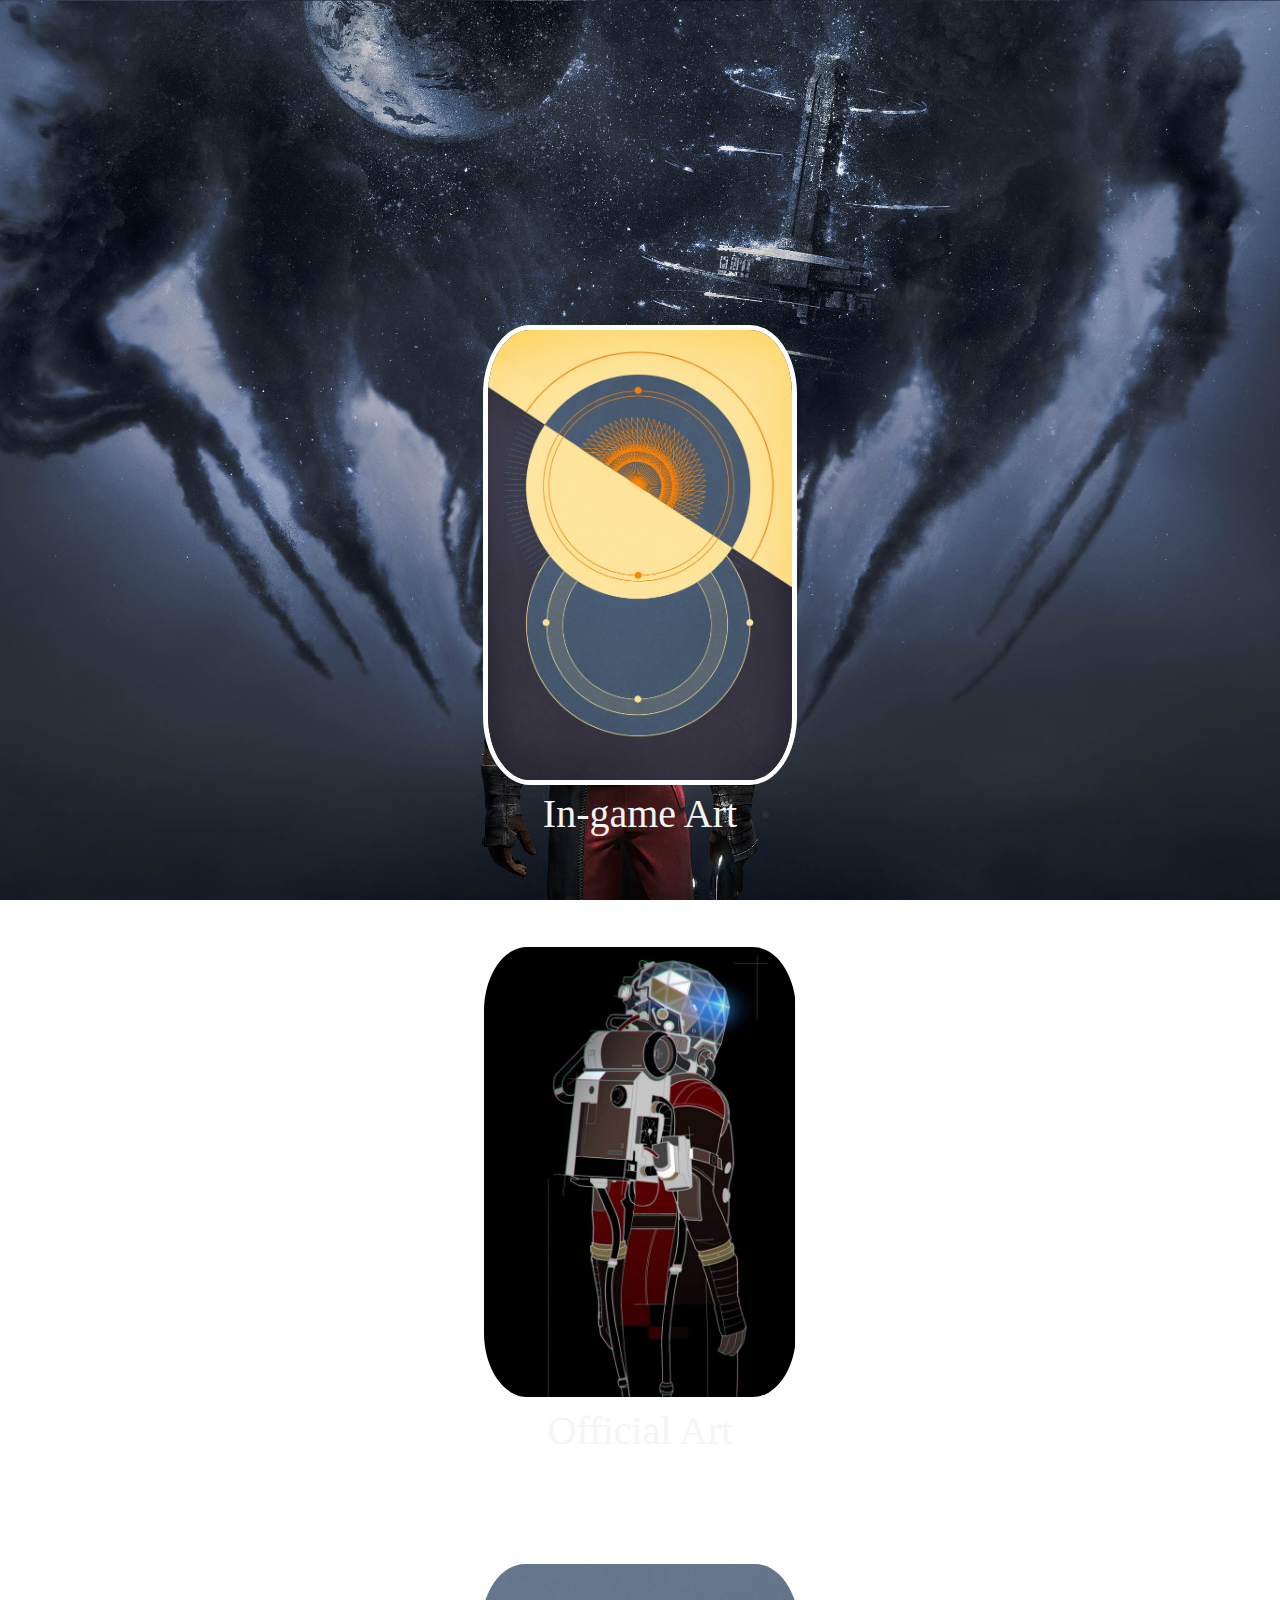
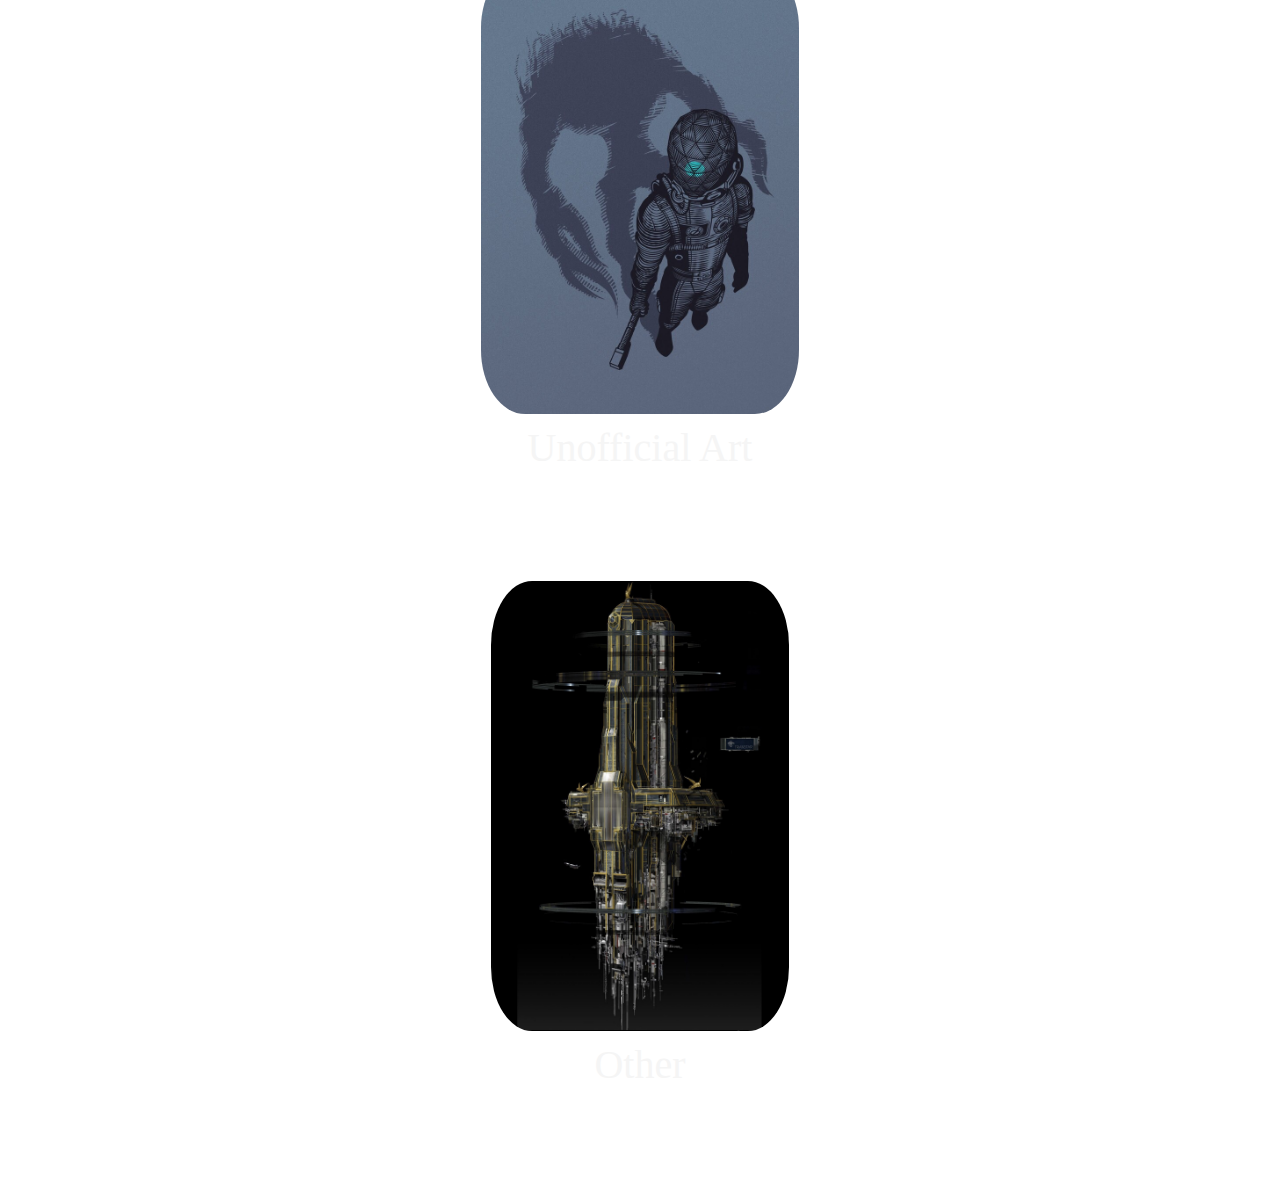
<file: index.html>
<!DOCTYPE html>
<html lang="ru">
  <head>
    <meta charset="UTF-8">
    <link rel="stylesheet" href="style.css">
    <title>Prey</title>
  </head>
    <body>
        <div class=empty></div>
    <nav>
        <figure class="sign">
        <a href="Other-pages/In-game_Art/index.html"><img class="art-list" src="img/ingame/art1-mini.jpg" height="450px"></a>
            <figcaption>In-game Art</figcaption>
        </figure>
        <figure class="sign">
        <a href="Other-pages/Official_Art/index.html"><img class="art-list" src="img/Concept_Art/1mini.jpg" height="450px"></a>
            <figcaption>Official Art</figcaption></figure>
         <figure class="sign">
        <a href="Other-pages/Unofficial_Art/index.html"><img class="art-list" src="img/Unofficial_Art/5.jpg" height="450px"></a>
            <figcaption>Unofficial Art</figcaption></figure> </figure>
        <figure class="sign">
        <a href="Other-pages/Other/index.html"><img class="art-list" src="img/Other/1.jpg" height="450px"></a>
             <figcaption>Other</figcaption> </figure>
    </nav>
  
  </body>
</html>
</file>
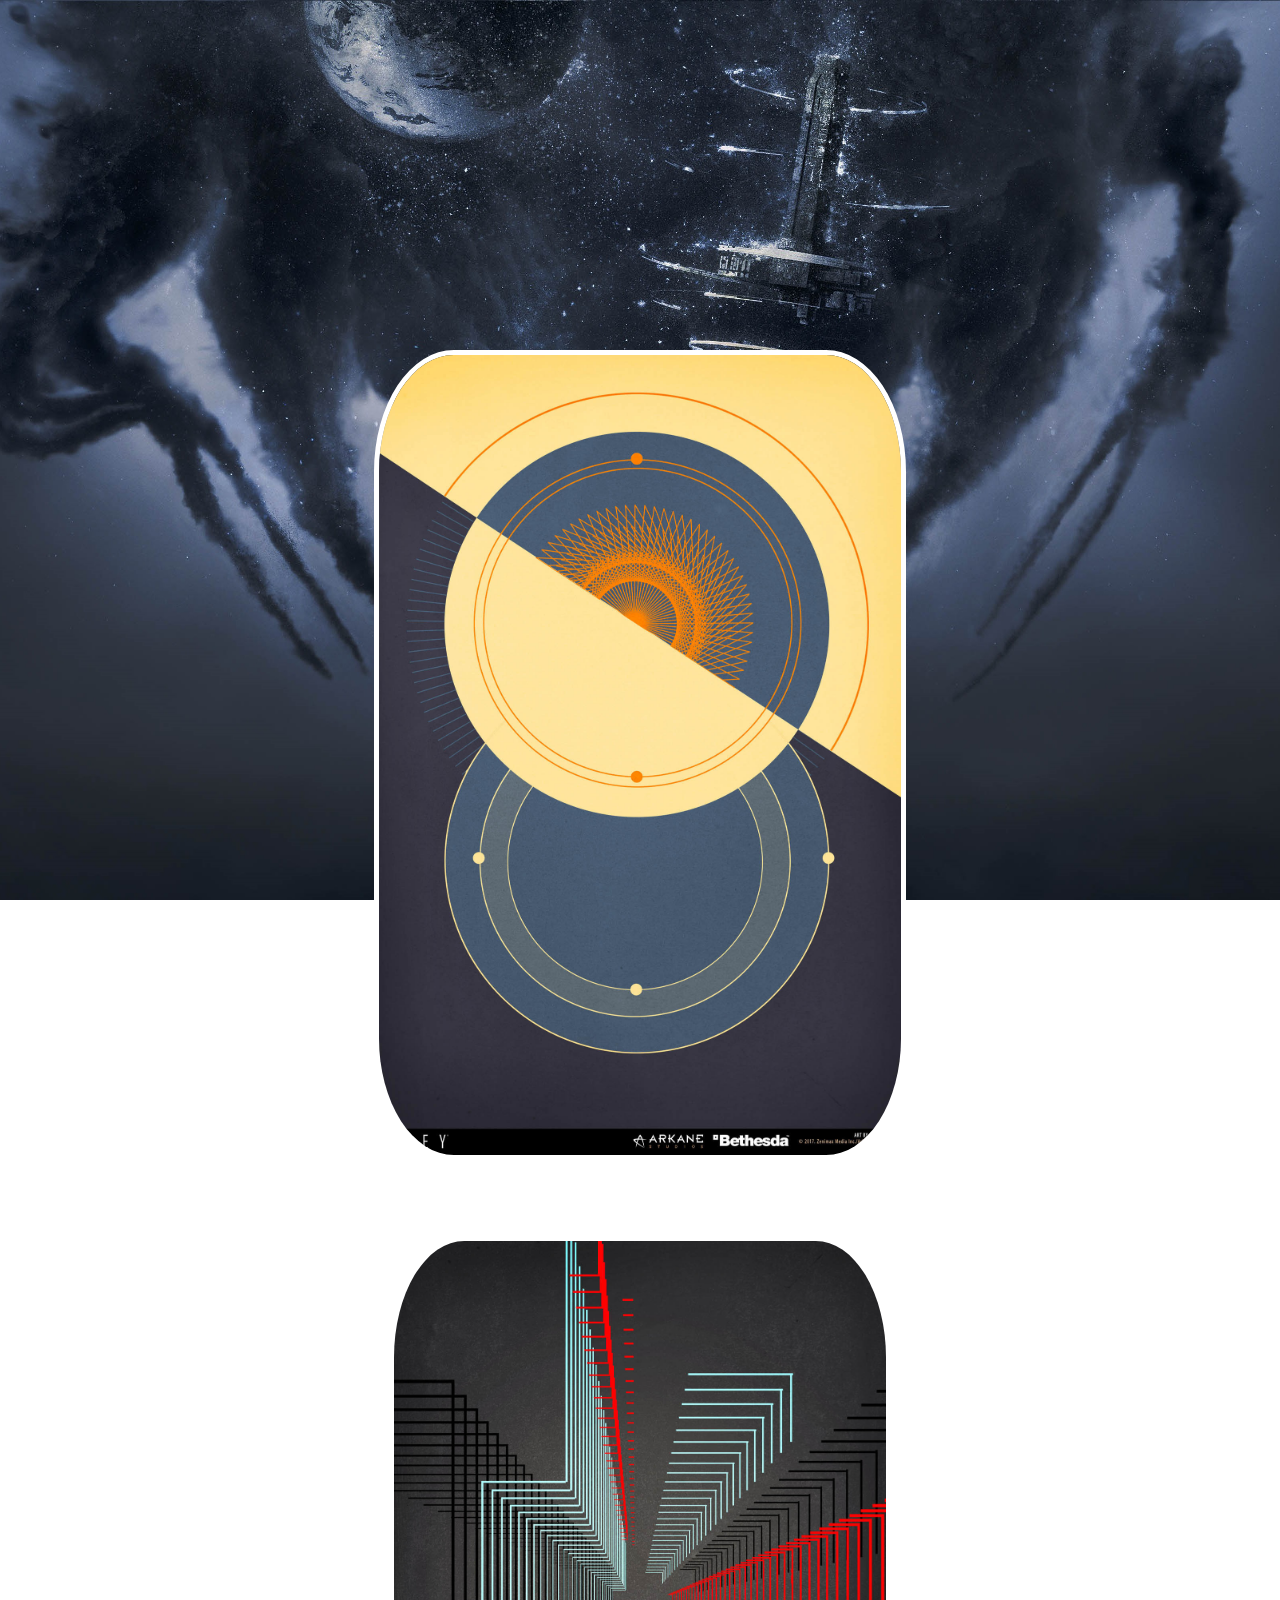
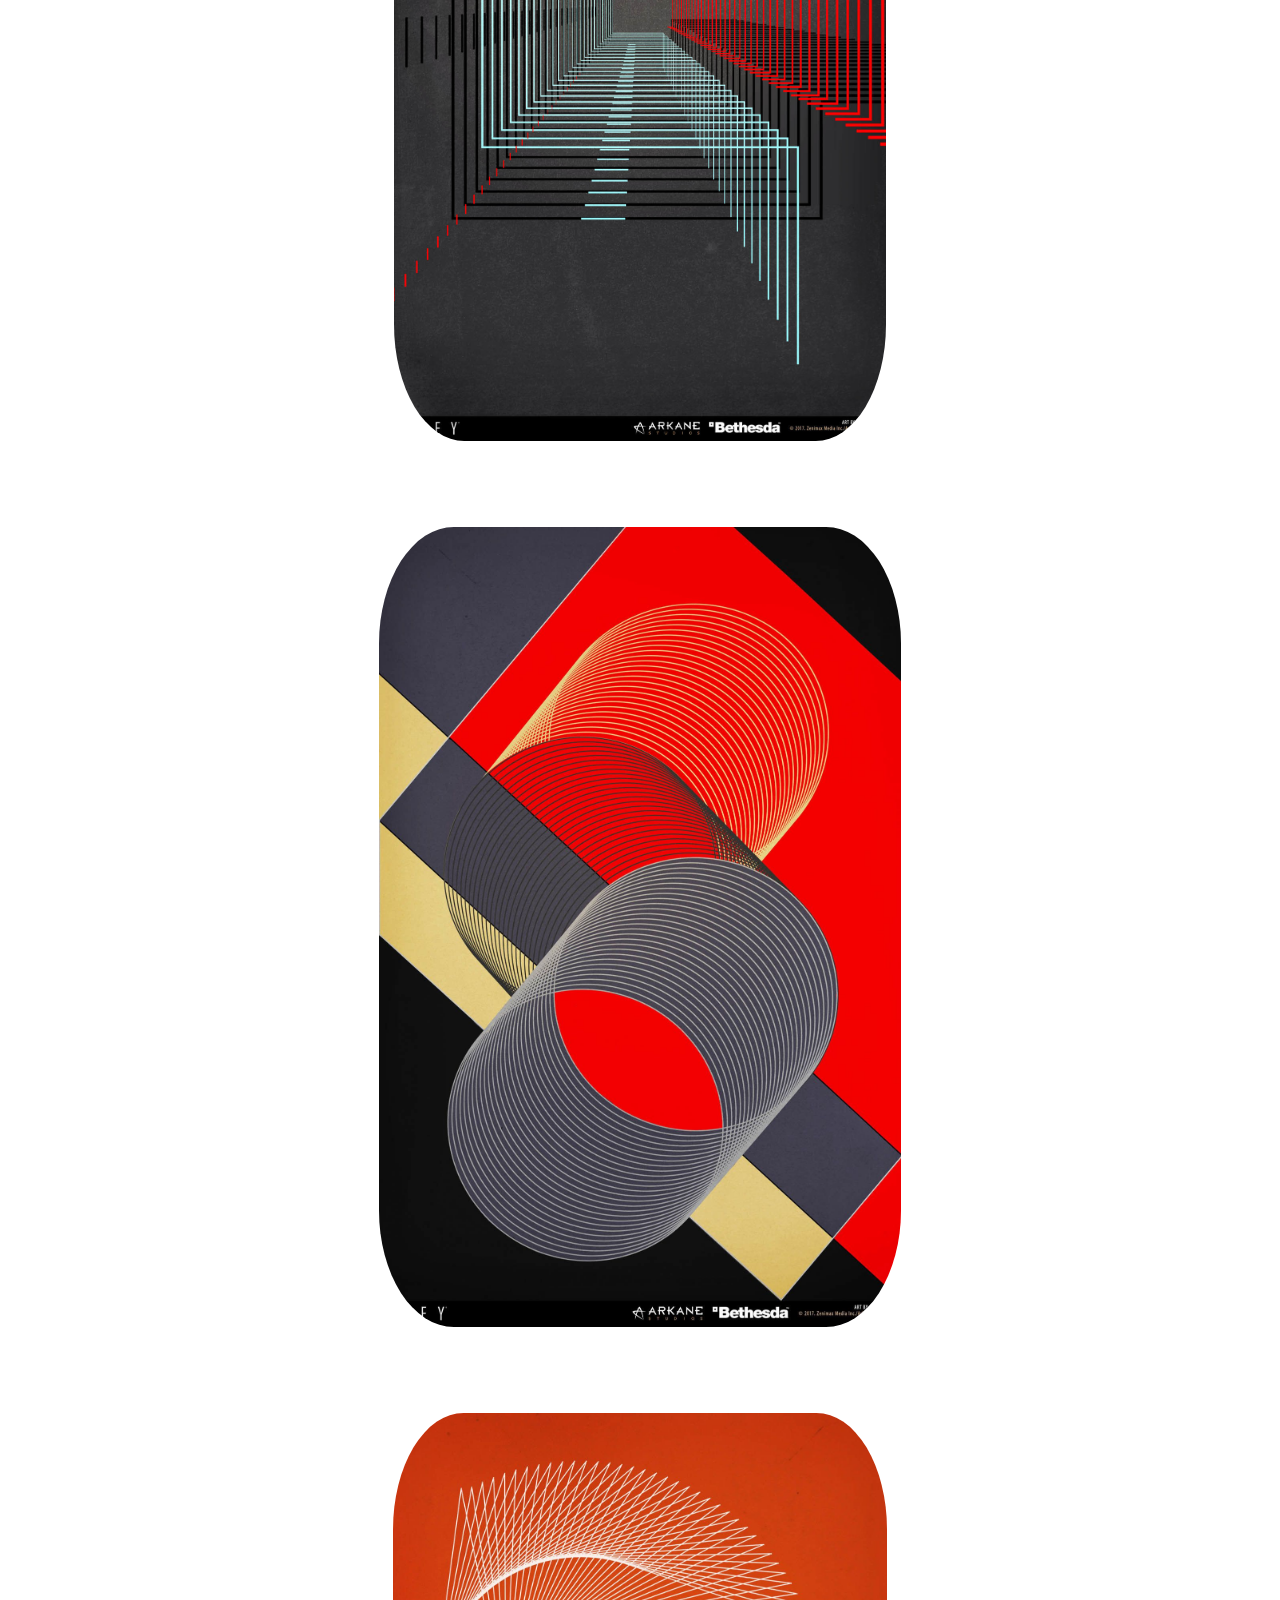
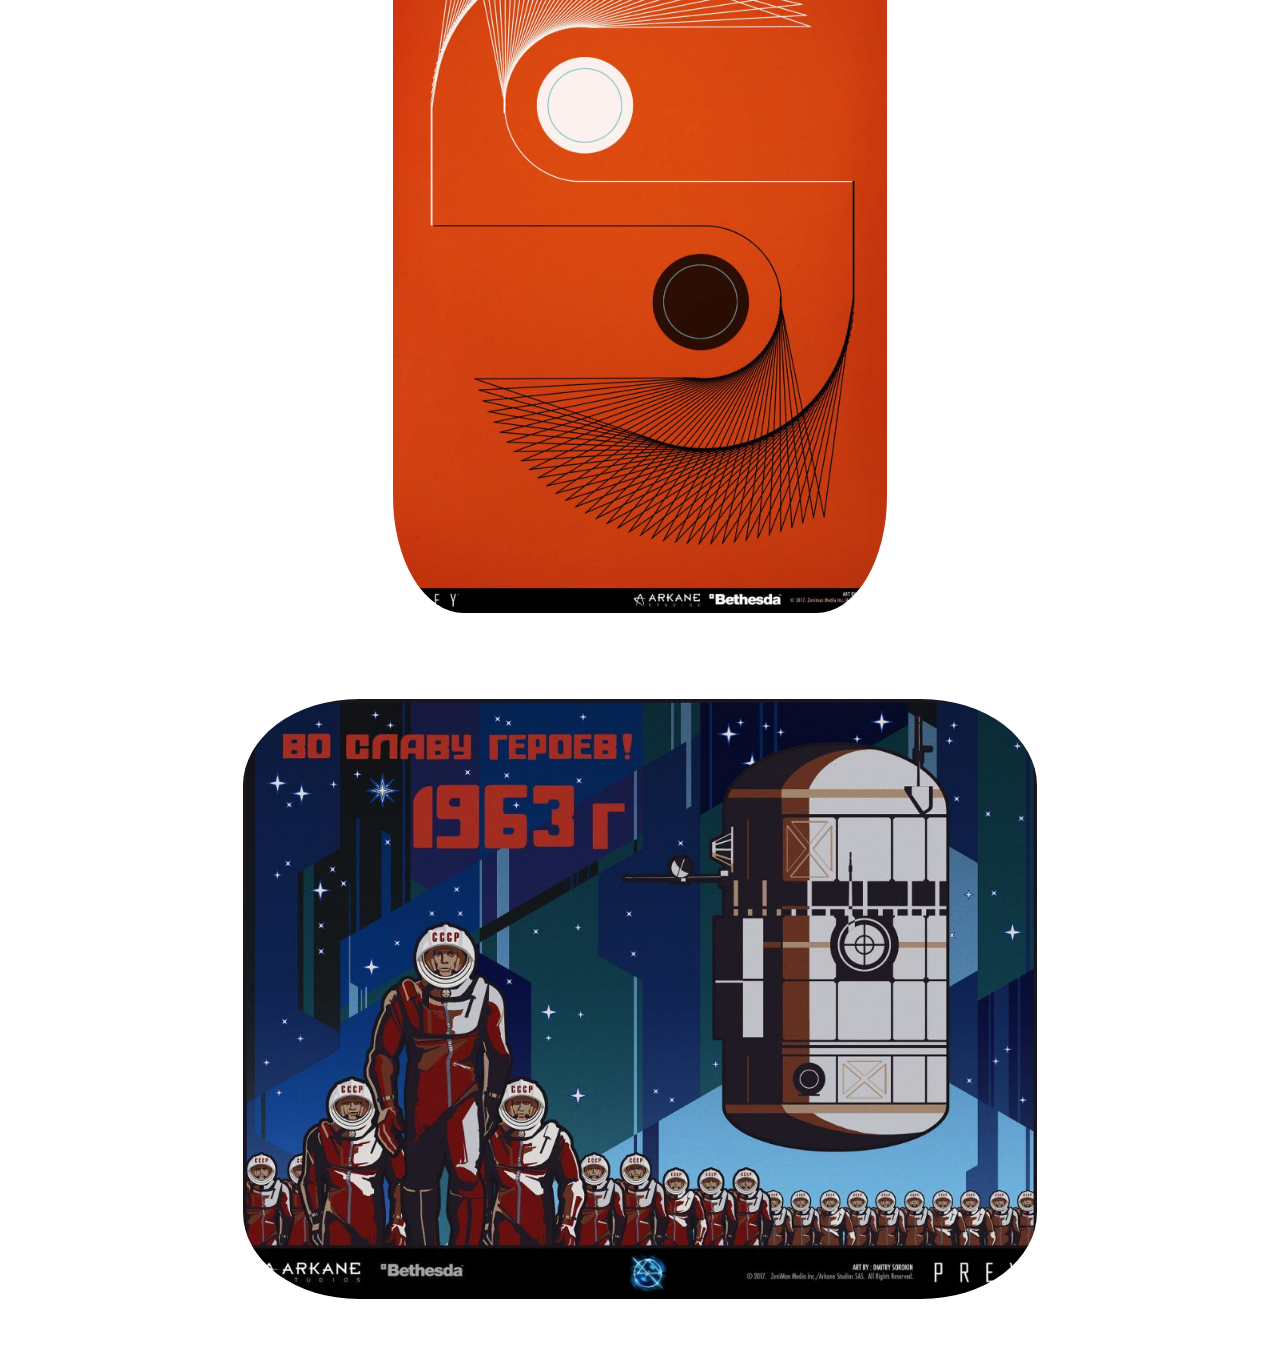
<file: Other-pages/In-game_Art/index.html>
<!DOCTYPE html>
<html lang="ru">
  <head>
    <meta charset="UTF-8">
    <link rel="stylesheet" href="style.css">
    <title>Prey</title>
  </head>
    <body>
        <div class=empty></div>
    <nav class="main-menu">
        <a href="img/art1.jpg"><img class="art-list" src="img/art1.jpg" height="800px"></a><p>
        <a href="img/art3.jpg"><img class="art-list" src="img/art3.jpg" height="800px"></a><p>
        <a href="img/art4.jpg"><img class="art-list" src="img/art4.jpg" height="800px"></a><p>
        <a href="img/art5.jpg"><img class="art-list" src="img/art5.jpg" height="800px"></a><p>
        <a href="img/art6.jpg"><img class="art-list" src="img/art6.jpg" height="600px"></a><p>
    </nav>
  
  </body>
</html>
</file>
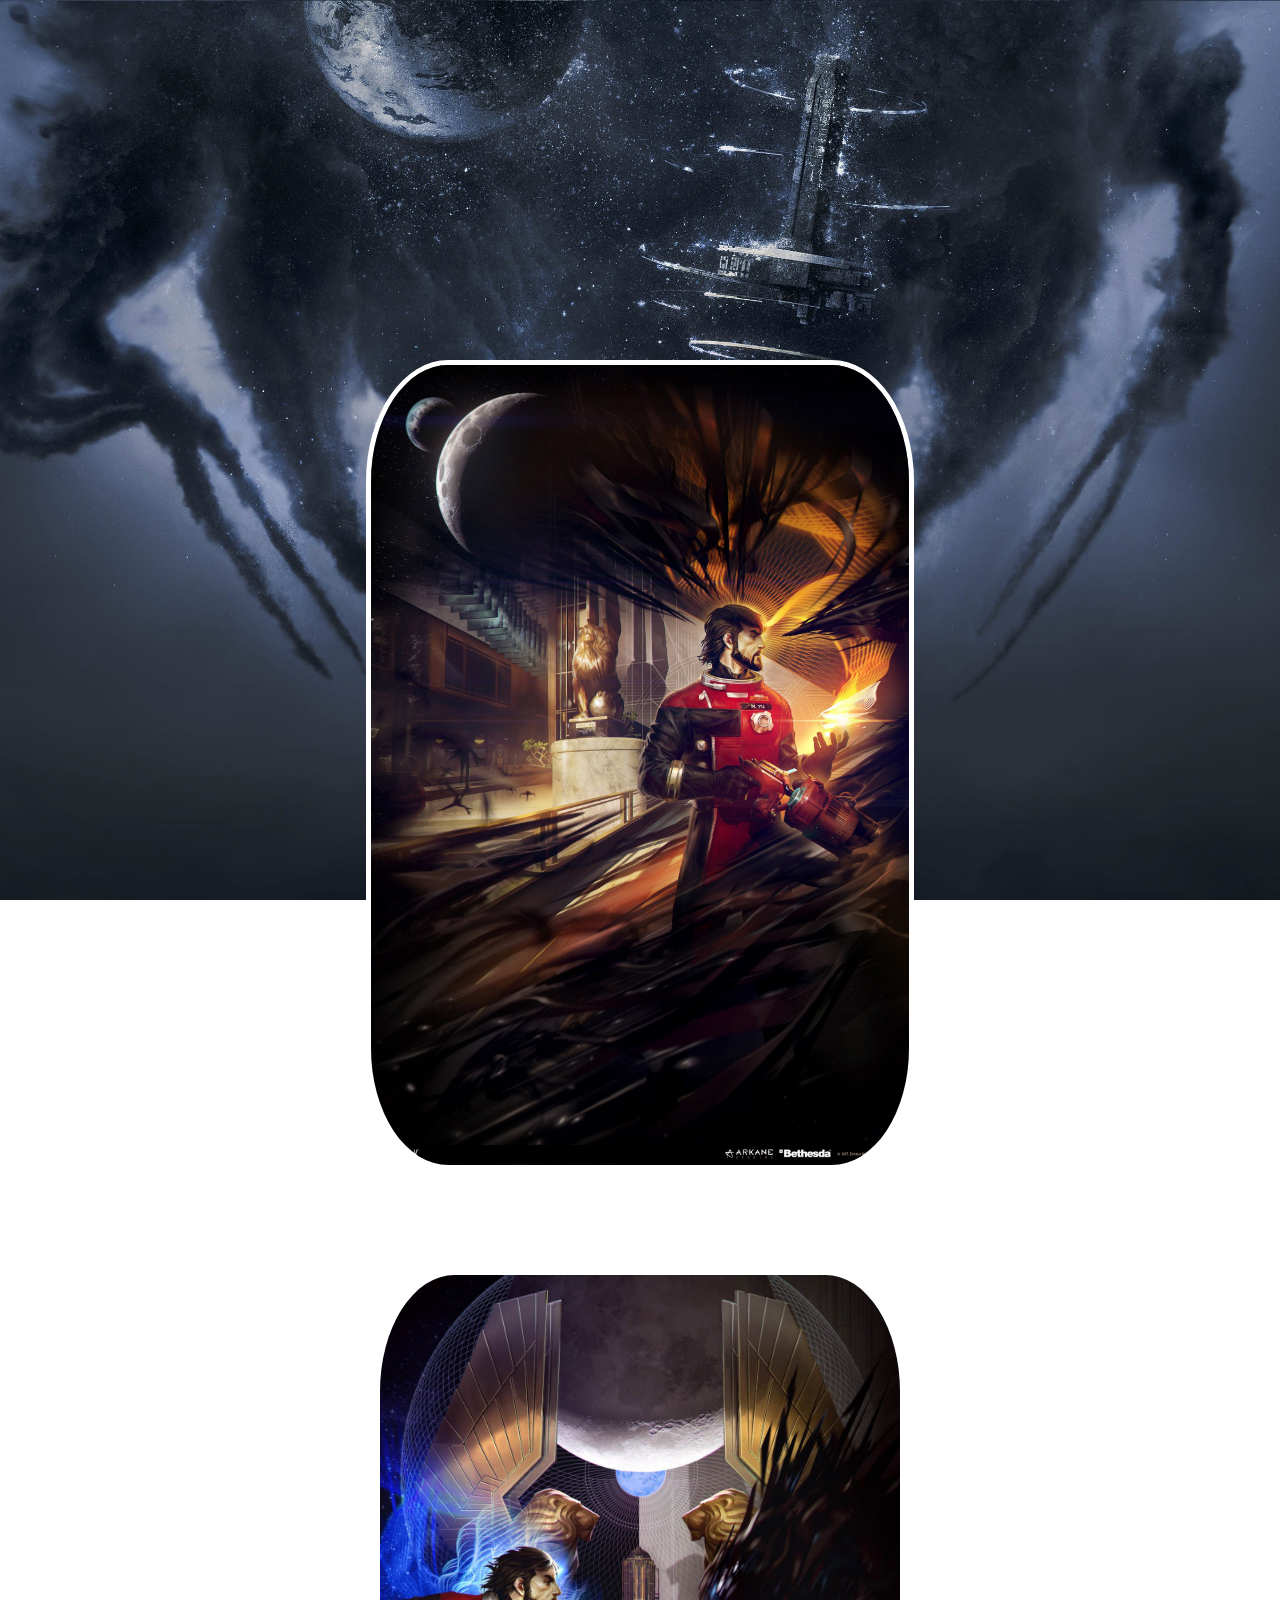
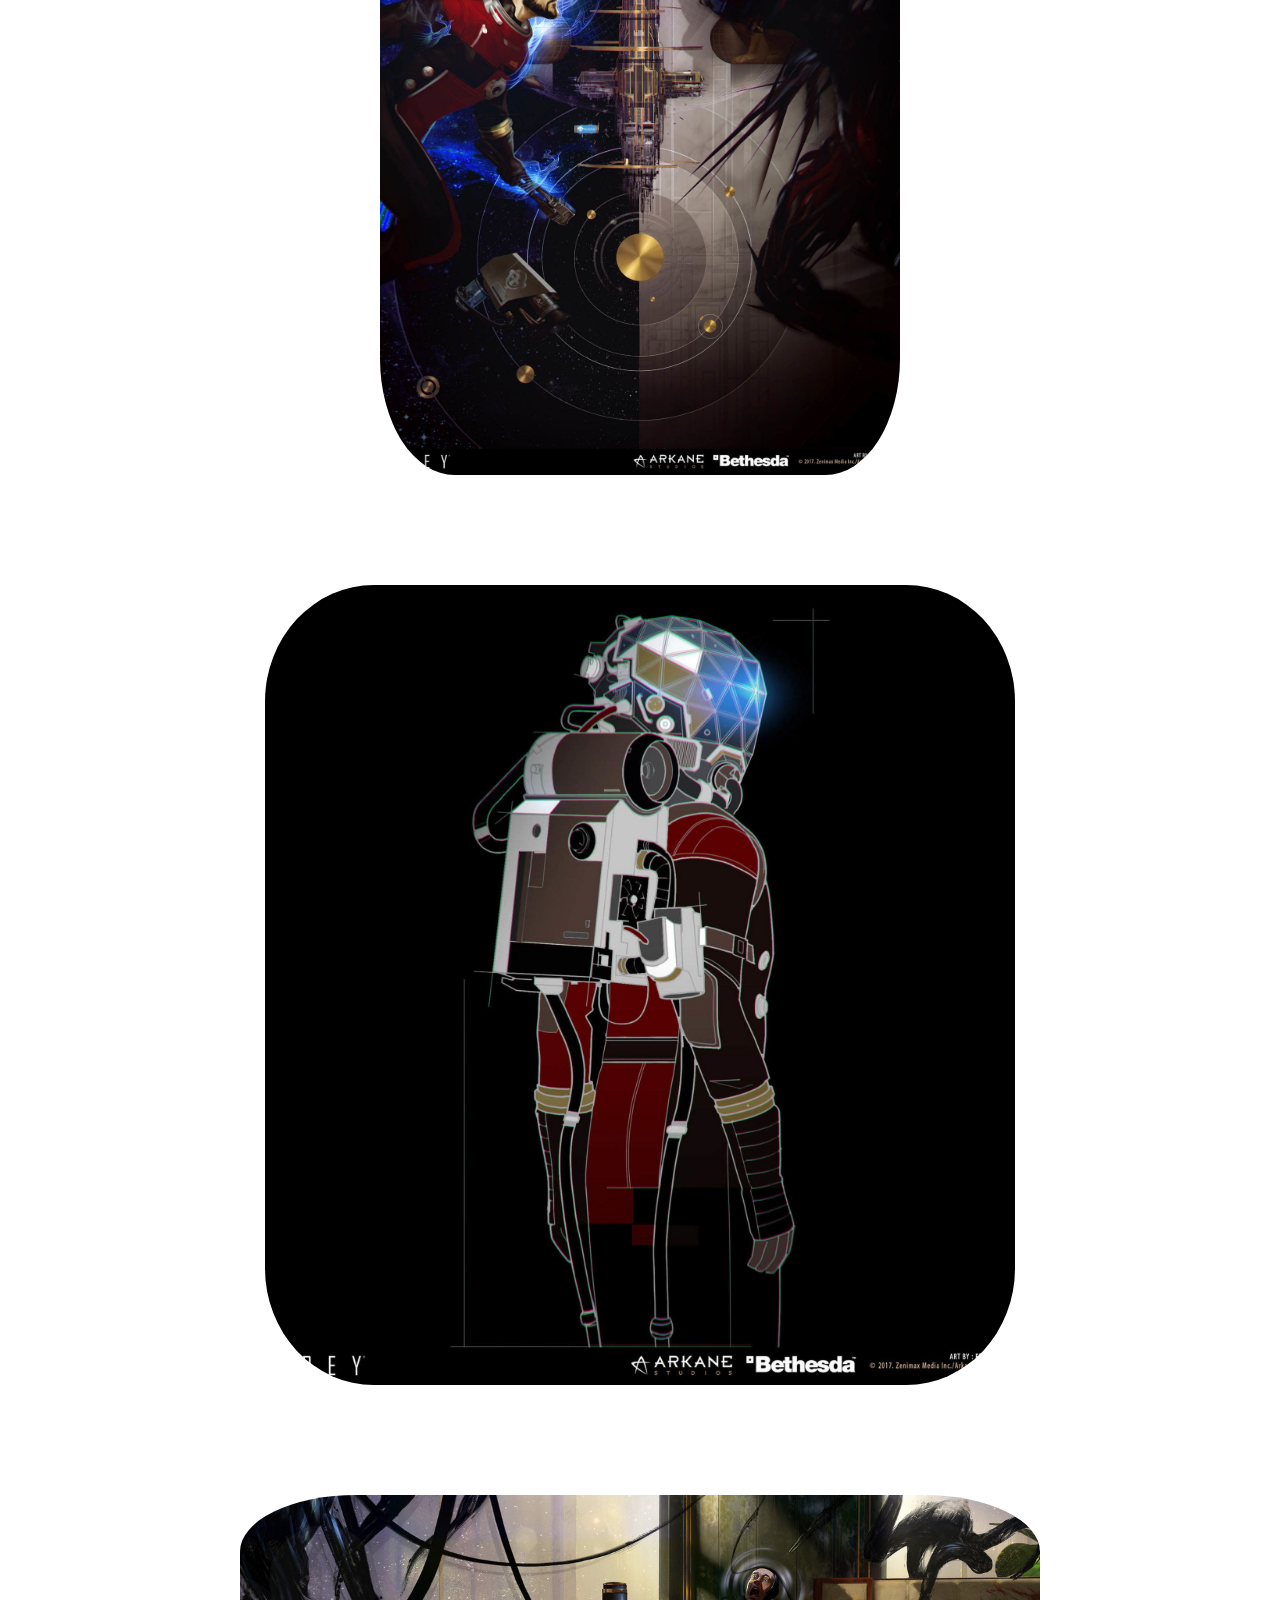
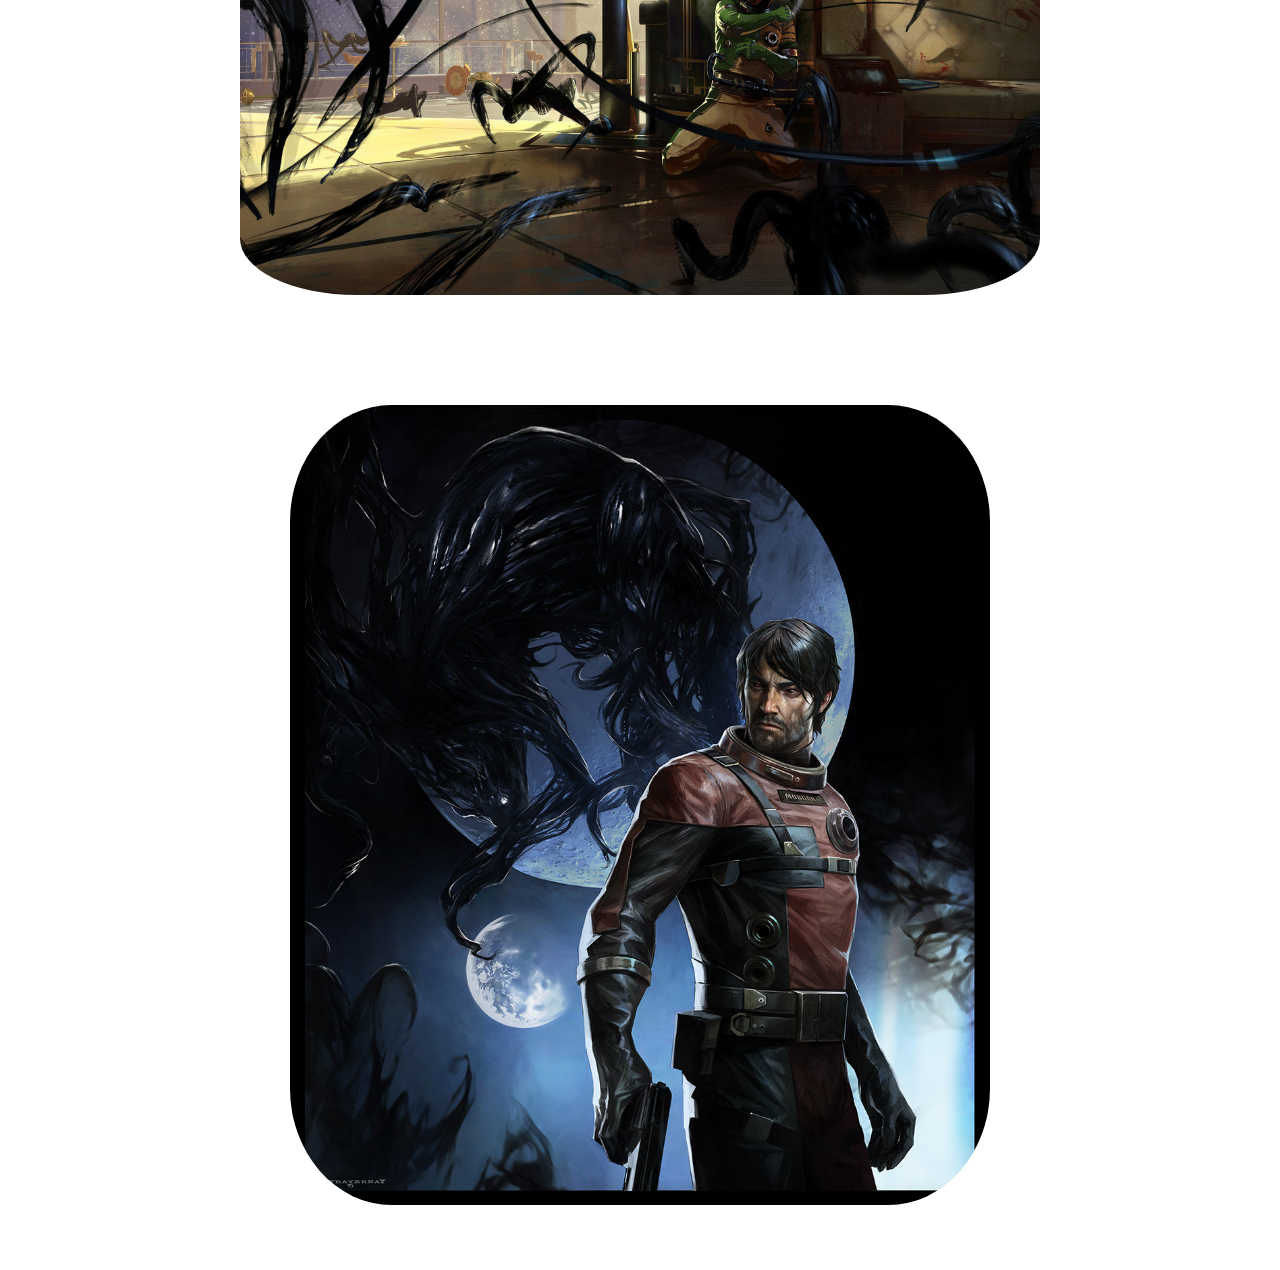
<file: Other-pages/Official_Art/index.html>
<!DOCTYPE html>
<html lang="ru">
  <head>
    <meta charset="UTF-8">
    <link rel="stylesheet" href="style.css">
    <title>Prey</title>
  </head>
    <body>
        <div class=empty></div>
    <nav>
        <a href="img/1.jpg"><img class="art-list" src="img/1.jpg" height="800px"></a><p>
        <a href="img/2.jpg"><img class="art-list" src="img/2.jpg" height="800px"></a><p>
        <a href="img/3.jpg"><img class="art-list" src="img/3.jpg" height="800px"></a><p>
        <a href="img/4.jpg"><img class="art-list" src="img/4.jpg" height="400px"></a><p>
        <a href="img/5.jpg"><img class="art-list" src="img/5.jpg" height="800px"></a><p>
    </nav>
  
  </body>
</html>
</file>
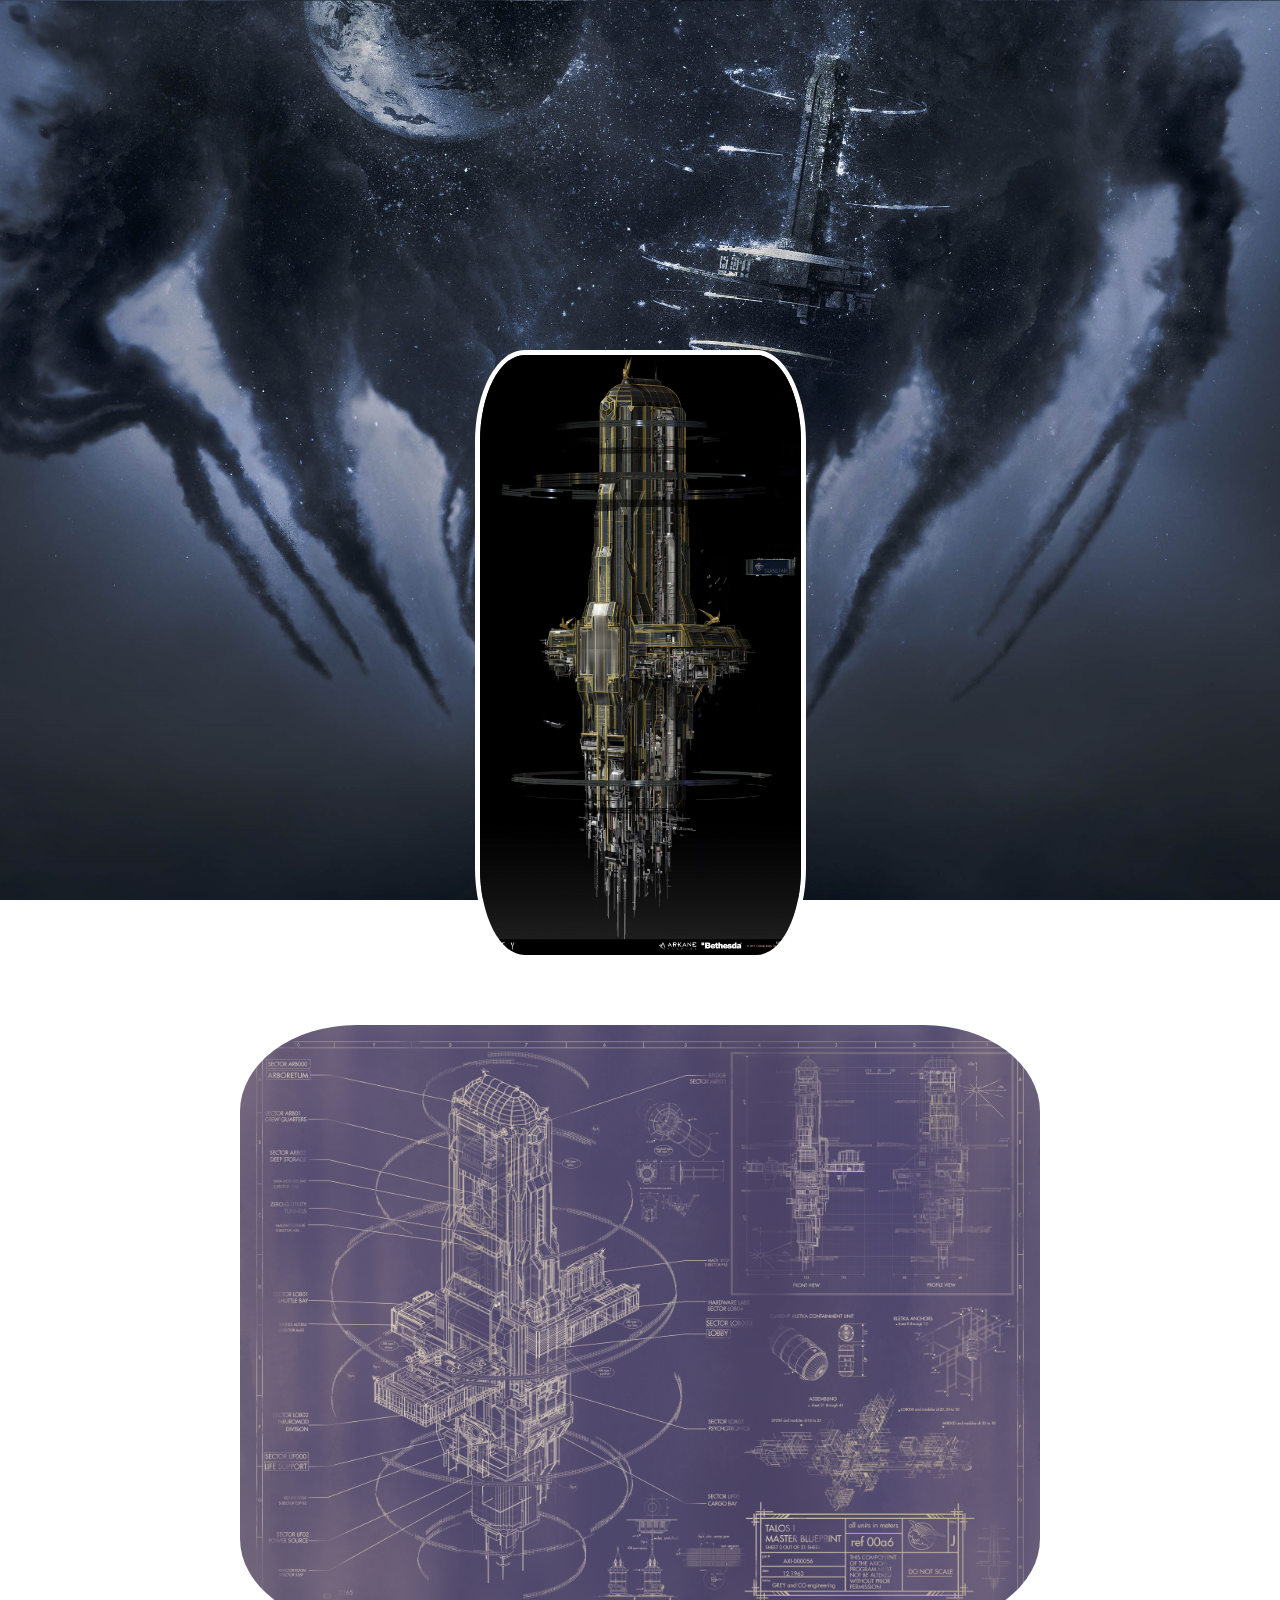
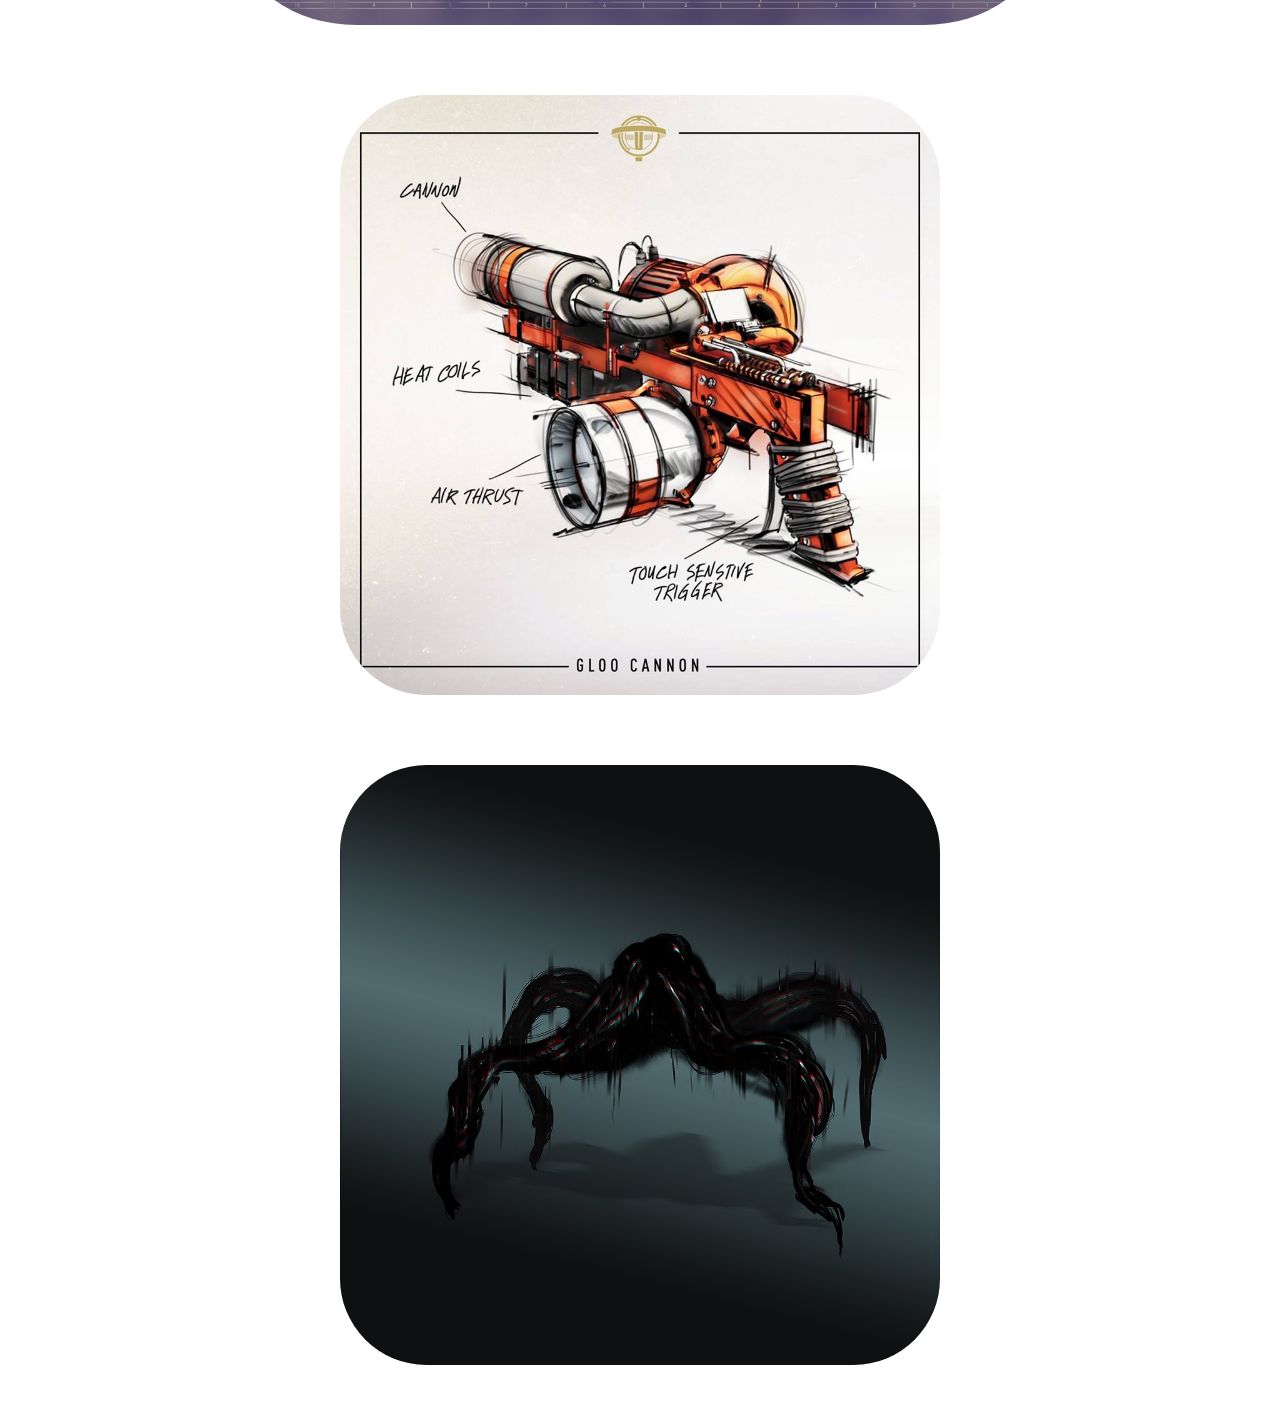
<file: Other-pages/Other/index.html>
<!DOCTYPE html>
<html lang="ru">
  <head>
    <meta charset="UTF-8">
    <link rel="stylesheet" href="style.css">
    <title>Prey</title>
  </head>
    <body>
        <div class=empty></div>
    <nav class="main-menu">
        <a href="img/1.jpg"><img class="art-list" src="img/1.jpg" height="600px"></a>
         <a href="img/2.png"><img class="art-list" src="img/2.png" height="600px"></a>
        <a href="img/2.jpg"><img class="art-list" src="img/2.jpg" height="600px"></a>
       <a href="img/3.png"><img class="art-list" src="img/3.png" height="600px"></a>
        
    </nav>
  
  </body>
</html>
</file>
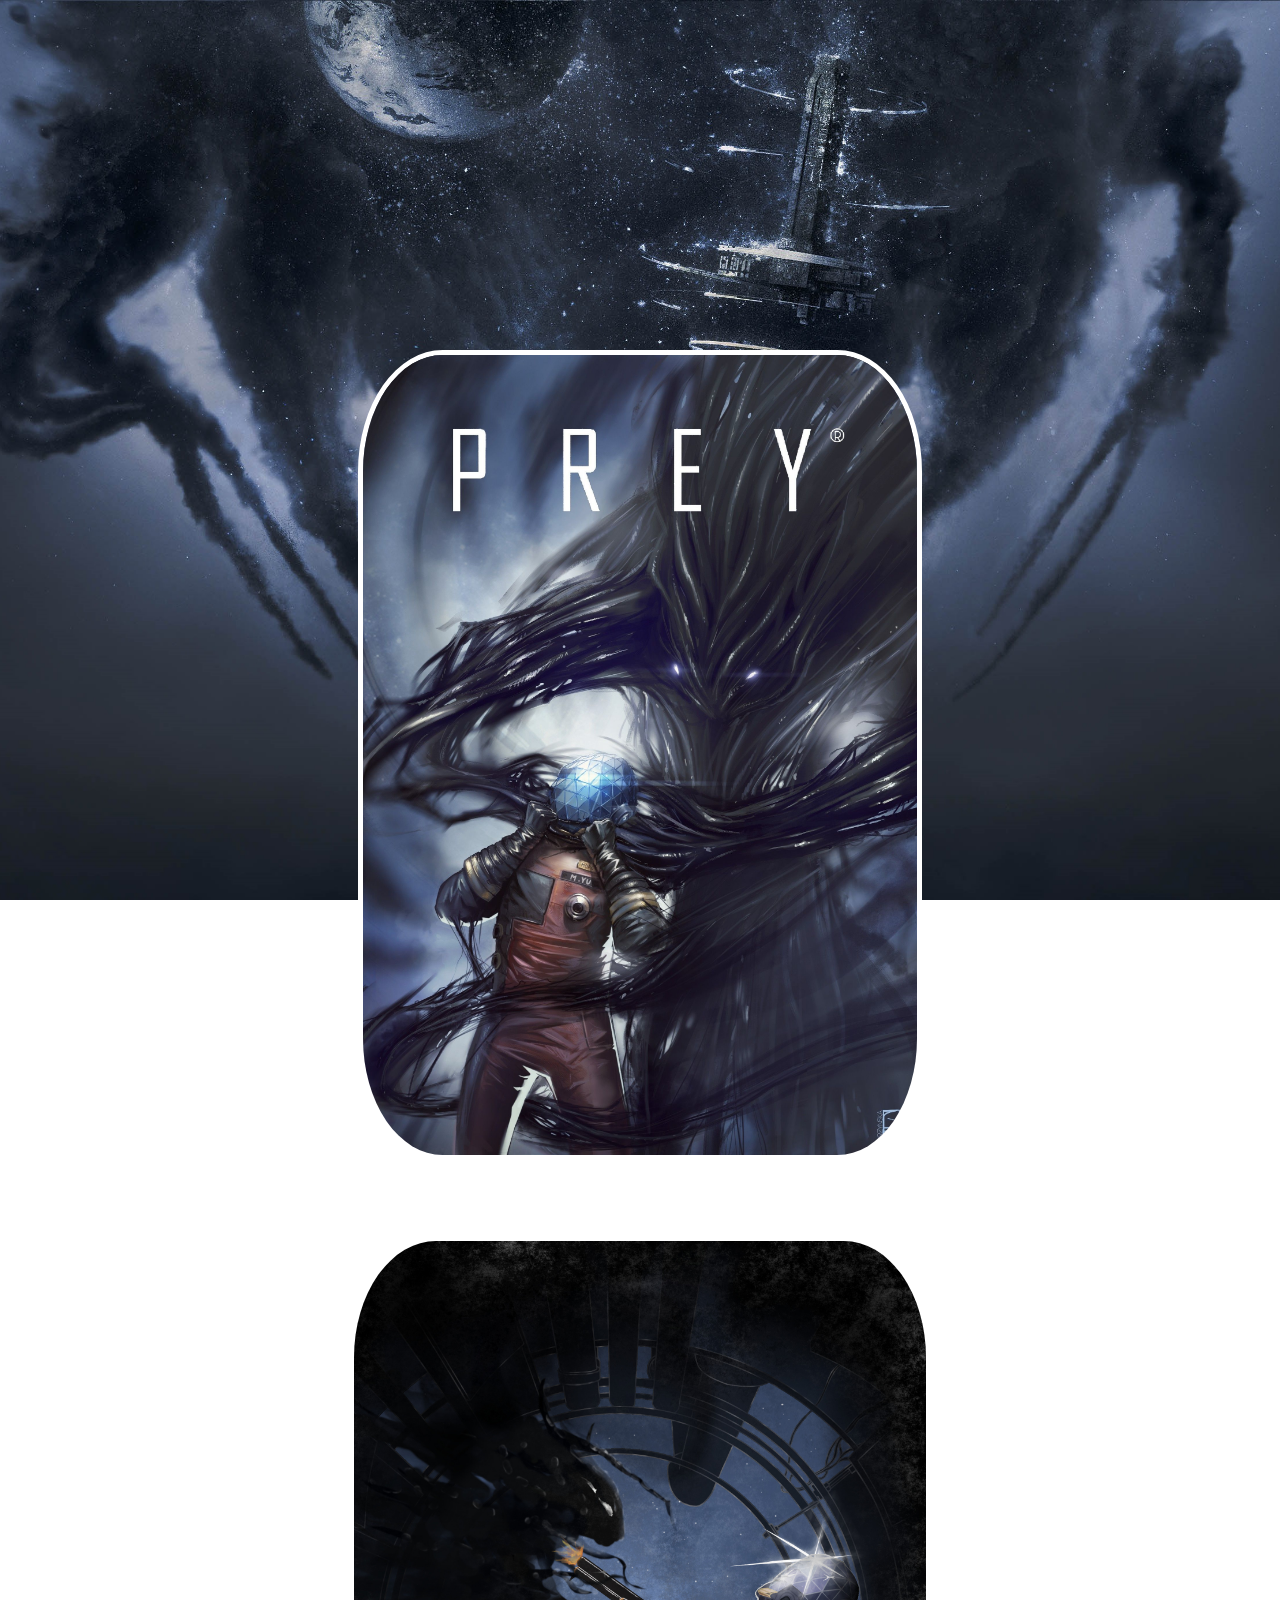
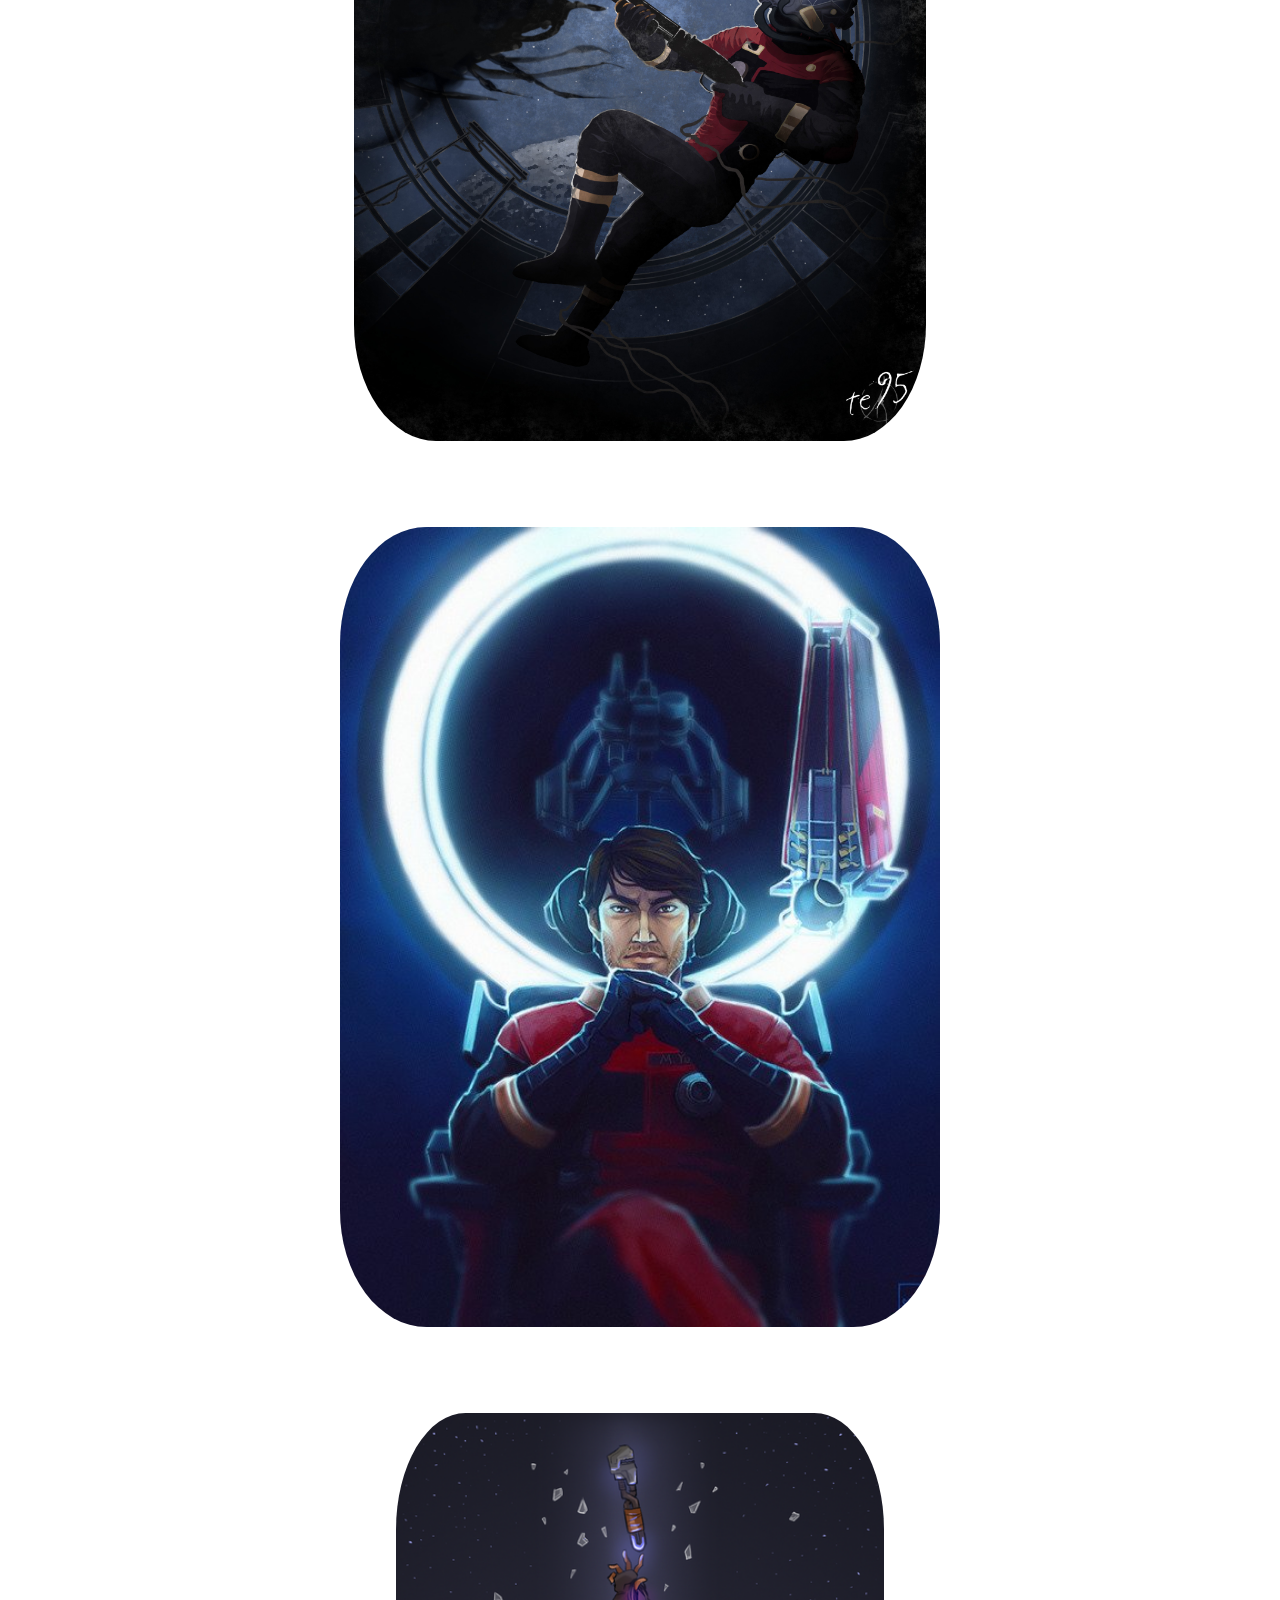
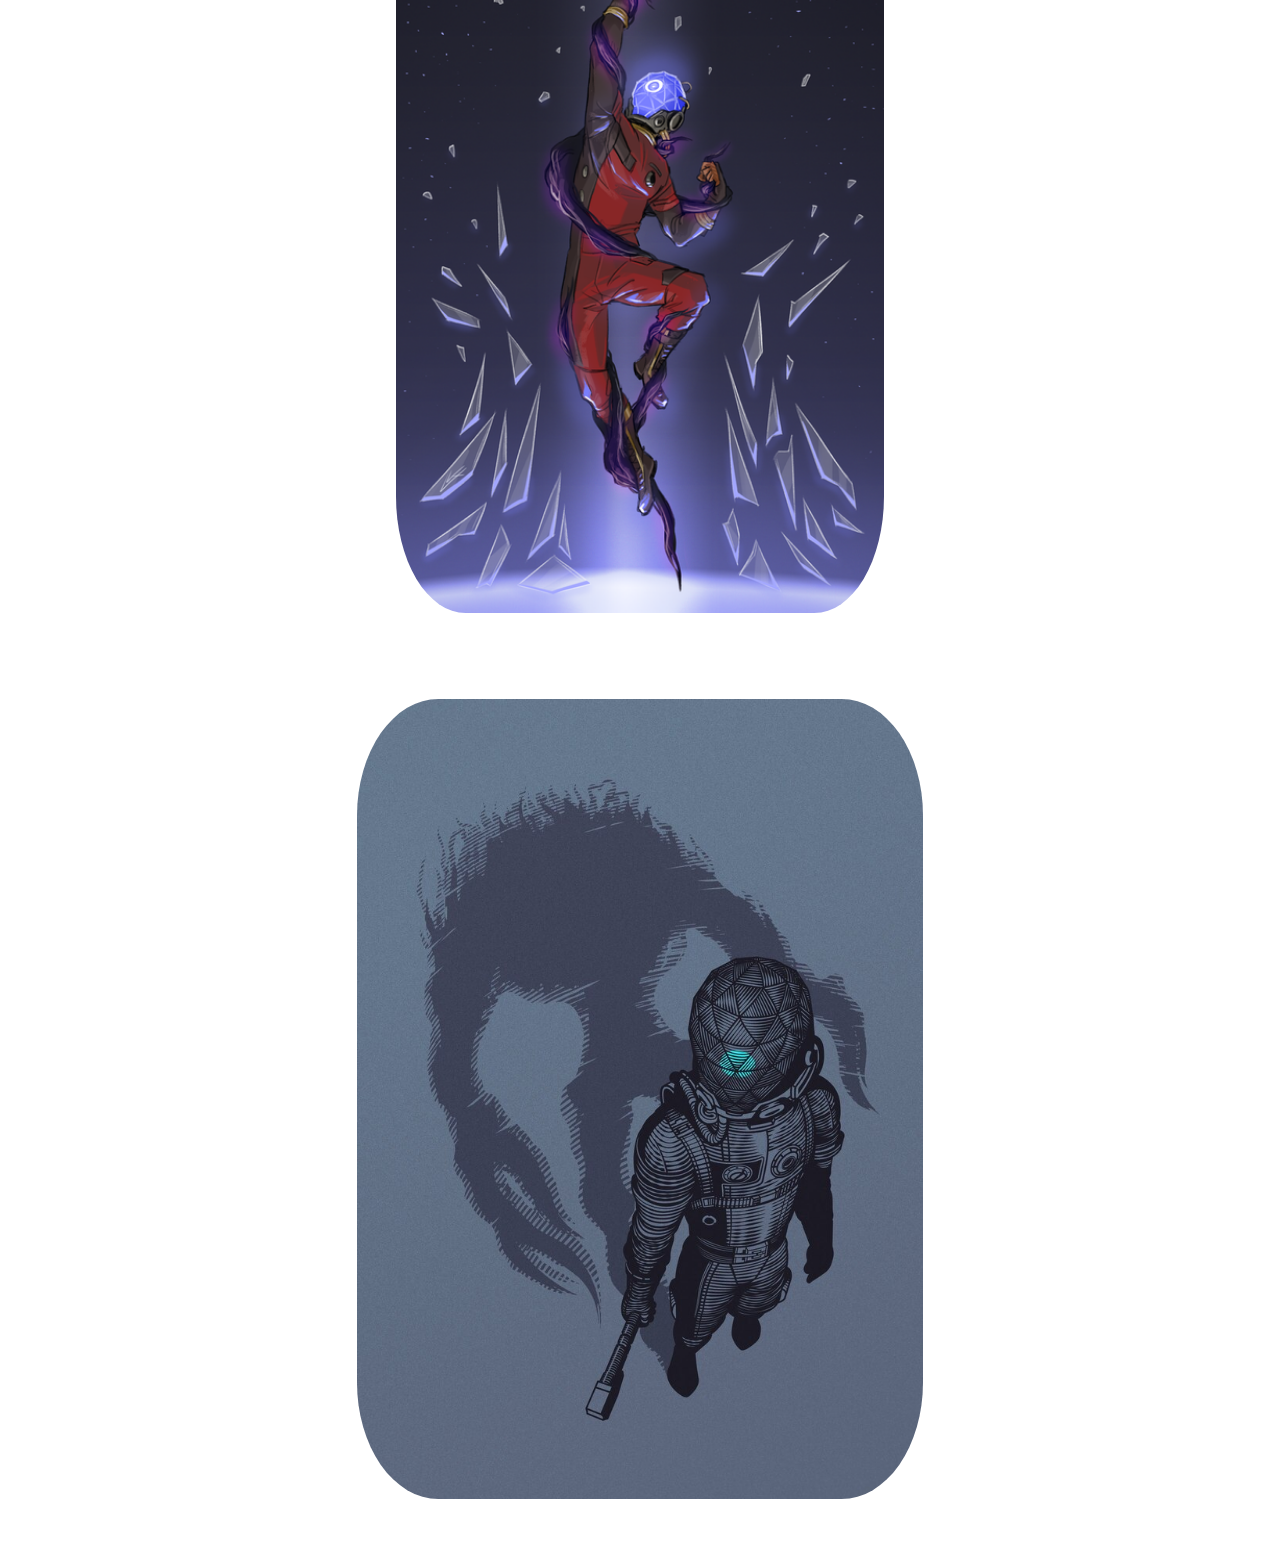
<file: Other-pages/Unofficial_Art/index.html>
<!DOCTYPE html>
<html lang="ru">
  <head>
    <meta charset="UTF-8">
    <link rel="stylesheet" href="style.css">
    <title>Prey</title>
  </head>
    <body>
        <div class=empty></div>
    <nav class="main-menu">
        <a href="Img/1.jpg"><img class="art-list" src="Img/1.jpg" height="800px"></a><p>
       <a href="Img/2.jpg"><img class="art-list" src="Img/2.jpg" height="800px"></a><p>
        <a href="Img/3.jpg"><img class="art-list" src="Img/3.jpg" height="800px"></a><p>
       <a href="Img/4.png"><img class="art-list" src="Img/4.png" height="800px"></a><p>
        <a href="Img/5.jpg"><img class="art-list" src="Img/5.jpg" height="800px"></a><p>
    </nav>
  
  </body>
</html>
</file>
<file: style.css>
.header {text-align: left;
    font-size:120px;
    margin: 20px;
    vertical-align: bottom;
    padding-left: 0px;
    padding-bottom: 0px;
color:white}
.header-desc {text-align: left;
    font-size:25px;
    margin:20px;
color:white}
body {background-image: url(img/Backgrounds/Background1.jpg);
     background-attachment: fixed;
    background-size:cover;
    
}
.art-list {margin: 37px;
text-align: center;
border: 5px solid #ffffff;
border-radius: 15%;
vertical-align: bottom
}
.empty {
    width: 1000px; /* Ширина слоя */
    margin: 320px; /* Значение отступов */
    padding: 0px; /* Поля вокруг текста */
    border: 0px solid black; /* Параметры границы */
    background: #fc0; /* Цвет фона */}
.main-menu { text-align: none}
.art-list {text-align: none; margin: 5px}
nav {text-align: center}
.sign 
{float: auto;
    padding: 0px 0px 0px 0px; /* Поля внутри блока */
    margin: 0px 0px 100px 0px; /* Отступы вокруг */
    font-size: 40px;
    color: whitesmoke;}
</file>
<file: Other-pages/In-game_Art/style.css>
.header {text-align: left;
    font-size:120px;
    margin: 20px;
    vertical-align: bottom;
    padding-left: 0px;
    padding-bottom: 0px;
color:white}
.header-desc {text-align: left;
    font-size:25px;
    margin:20px;
color:white}
body {background-image: url(Background1.jpg);
     background-attachment: fixed;
    background-size:cover}
.art-list {margin: 30px;
text-align: center;
border: 5px solid #ffffff;
border-radius: 15%;
vertical-align: bottom
}
.empty {
    width: 1000px; /* Ширина слоя */
    margin: 320px; /* Значение отступов */
    padding: 0px; /* Поля вокруг текста */
    border: 0px solid black; /* Параметры границы */
    background: #fc0; /* Цвет фона */}
.main-menu {text-align: center;}
</file>
<file: Other-pages/Official_Art/style.css>
.header {text-align: left;
    font-size:120px;
    margin: 20px;
    vertical-align: bottom;
    padding-left: 0px;
    padding-bottom: 0px;
color:white}
.header-desc {text-align: left;
    font-size:25px;
    margin:20px;
color:white}
body {background-image: url(Background1.jpg);
     background-attachment: fixed;
    background-size:cover}
.art-list {margin: 40px;
border: 5px solid #ffffff;
border-radius: 15%}
.empty {
    width: 1000px; /* Ширина слоя */
    margin: 320px; /* Значение отступов */
    padding: 0px; /* Поля вокруг текста */
    border: 0px solid black; /* Параметры границы */
    background: #fc0; /* Цвет фона */}
nav {text-align: center}
</file>
<file: Other-pages/Other/style.css>
.header {text-align: left;
    font-size:120px;
    margin: 20px;
    vertical-align: bottom;
    padding-left: 0px;
    padding-bottom: 0px;
color:white}
.header-desc {text-align: left;
    font-size:25px;
    margin:20px;
color:white}
body {background-image: url(Background1.jpg);
     background-attachment: fixed;
    background-size:cover}
.art-list {margin: 30px;
text-align: center;
border: 5px solid #ffffff;
border-radius: 15%;
vertical-align: bottom
}
.empty {
    width: 1000px; /* Ширина слоя */
    margin: 320px; /* Значение отступов */
    padding: 0px; /* Поля вокруг текста */
    border: 0px solid black; /* Параметры границы */
    background: #fc0; /* Цвет фона */}
.main-menu {text-align: center;}
</file>
<file: Other-pages/Unofficial_Art/style.css>
.header {text-align: left;
    font-size:120px;
    margin: 20px;
    vertical-align: bottom;
    padding-left: 0px;
    padding-bottom: 0px;
color:white}
.header-desc {text-align: left;
    font-size:25px;
    margin:20px;
color:white}
body {background-image: url(Background1.jpg);
     background-attachment: fixed;
    background-size:cover}
.art-list {margin: 30px;
text-align: center;
border: 5px solid #ffffff;
border-radius: 15%;
vertical-align: bottom
}
.empty {
    width: 1000px; /* Ширина слоя */
    margin: 320px; /* Значение отступов */
    padding: 0px; /* Поля вокруг текста */
    border: 0px solid black; /* Параметры границы */
    background: #fc0; /* Цвет фона */}
.main-menu {text-align: center;}
</file>
